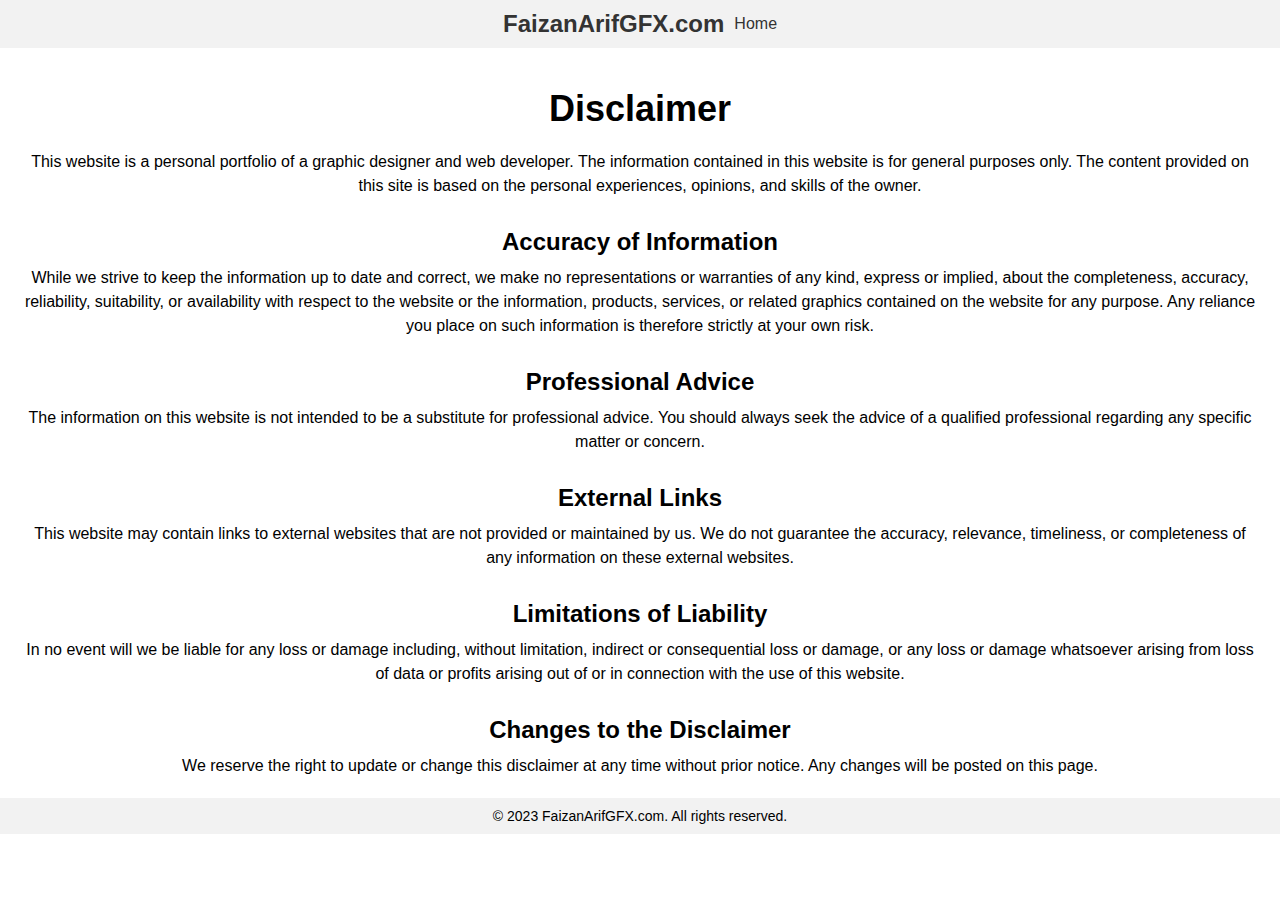
<file: disclaimer.html>
<!DOCTYPE html>
<html lang="en">
<head>
  <meta charset="UTF-8">
  <meta name="viewport" content="width=device-width, initial-scale=1.0">
  <meta name="description" content="This is the disclaimer of my sit hope you like 
  it">
  <title>Disclaimer - FaizanArifGFX.com</title>
  
</head>
<style>
    /* Reset some default styles */
/* Reset some default styles */
/* Reset some default styles */
* {
  margin: 0;
  padding: 0;
  box-sizing: border-box;
}

body {
  font-family: Arial, sans-serif;
}

header {
  background-color: #f2f2f2;
}

.navbar {
  display: flex;
  justify-content: center;
  align-items: center;
  padding: 10px 20px;
}

.navbar h1 {
  font-size: 24px;
}

.navbar ul {
  list-style: none;
  display: flex;
}

.navbar li {
  margin-left: 10px;
}

.navbar a {
  text-decoration: none;
  color: #333;
  transition: color 0.3s ease-in-out;
}

.navbar a:hover {
  color: #666;
}

main {
  margin: 20px;
}

.disclaimer {
  text-align: center;
  margin-top: 40px;
}

.disclaimer h2 {
  font-size: 36px;
  margin-bottom: 20px;
}

.disclaimer h3 {
  font-size: 24px;
  margin-top: 30px;
  margin-bottom: 10px;
}

.disclaimer p {
  line-height: 1.5;
  margin-bottom: 20px;
}

footer {
  background-color: #f2f2f2;
  padding: 10px;
  text-align: center;
  font-size: 14px;
}

/* Responsive Adjustments */

@media only screen and (max-width: 768px) {
  /* Adjustments for smaller screens */
  .navbar {
    flex-direction: column;
    align-items: flex-start;
  }

  .navbar h1 {
    font-size: 20px;
  }

  .navbar ul {
    margin-top: 10px;
  }

  .disclaimer h2 {
    font-size: 28px;
  }

  .disclaimer h3 {
    font-size: 20px;
  }
}



</style>
<body>
  <header>
    <nav>
      <div class="navbar">
      <a href="https://faizanarifgfx.com"><h1>FaizanArifGFX.com</h1>  </a>  
        <ul>
          <li><a href="/">Home</a></li>
      
          
        </ul>
      </div>
    </nav>
  </header>

  <main>
    <section class="disclaimer">
      <h2>Disclaimer</h2>
      <p>This website is a personal portfolio of a graphic designer and web developer. The information contained in this website is for general purposes only. The content provided on this site is based on the personal experiences, opinions, and skills of the owner.</p>

      <h3>Accuracy of Information</h3>
      <p>While we strive to keep the information up to date and correct, we make no representations or warranties of any kind, express or implied, about the completeness, accuracy, reliability, suitability, or availability with respect to the website or the information, products, services, or related graphics contained on the website for any purpose. Any reliance you place on such information is therefore strictly at your own risk.</p>

      <h3>Professional Advice</h3>
      <p>The information on this website is not intended to be a substitute for professional advice. You should always seek the advice of a qualified professional regarding any specific matter or concern.</p>

      <h3>External Links</h3>
      <p>This website may contain links to external websites that are not provided or maintained by us. We do not guarantee the accuracy, relevance, timeliness, or completeness of any information on these external websites.</p>

      <h3>Limitations of Liability</h3>
      <p>In no event will we be liable for any loss or damage including, without limitation, indirect or consequential loss or damage, or any loss or damage whatsoever arising from loss of data or profits arising out of or in connection with the use of this website.</p>

      <h3>Changes to the Disclaimer</h3>
      <p>We reserve the right to update or change this disclaimer at any time without prior notice. Any changes will be posted on this page.</p>
    </section>
  </main>
  
  <footer>
    <p>&copy; 2023 FaizanArifGFX.com. All rights reserved.</p>
  </footer>
</body>
</html>
</file>
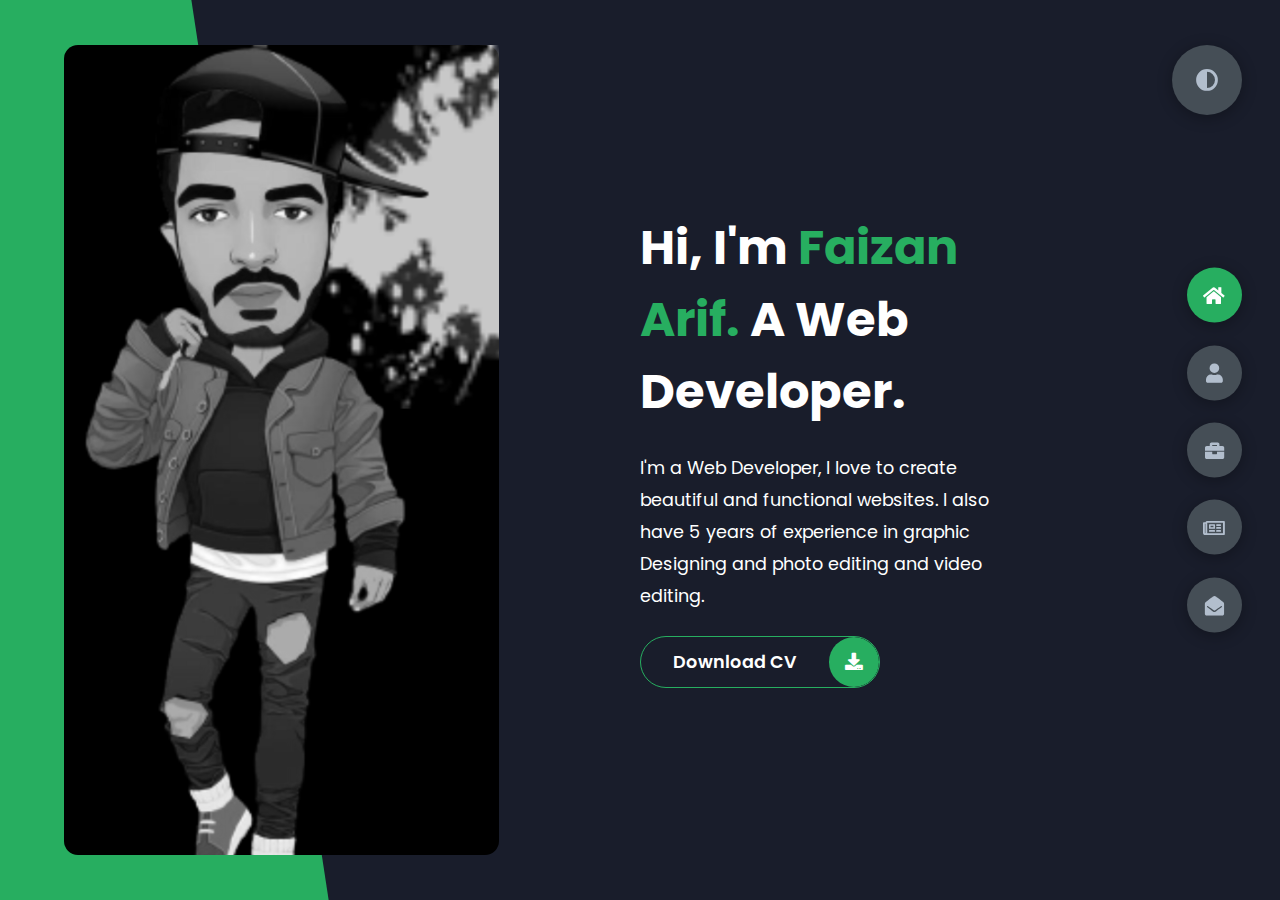
<file: portfolioforwebdevelopment-project.html>
<!DOCTYPE html>
<html lang="en">
<head>
    <meta charset="UTF-8">
    <meta http-equiv="X-UA-Compatible" content="IE=edge">
    <meta name="viewport" content="width=device-width, initial-scale=1.0">
    <meta name="description" content="This is just a fun project for my portfolio">
    <title>Personal Portfolio Project</title>
    <link rel="stylesheet" href="styles/styles.css">
    <link rel="preconnect" href="https://fonts.googleapis.com">
    <link rel="preconnect" href="https://fonts.gstatic.com" crossorigin>
    <link rel="stylesheet" href="https://cdnjs.cloudflare.com/ajax/libs/font-awesome/5.15.4/css/all.min.css" integrity="sha512-1ycn6IcaQQ40/MKBW2W4Rhis/DbILU74C1vSrLJxCq57o941Ym01SwNsOMqvEBFlcgUa6xLiPY/NS5R+E6ztJQ==" crossorigin="anonymous" referrerpolicy="no-referrer" />
    <link href="https://fonts.googleapis.com/css2?family=Poppins:wght@400;500;600;700;800&display=swap" rel="stylesheet">
</head>
<body class="main-content">
    <header class="container header active" id="home">
        <div class="header-content">
            <div class="left-header">
                <div class="h-shape"></div>
                <div class="image">
                    <img src="img/porfolio.png" alt="">
                </div>
            </div>
            <div class="right-header">
                <h1 class="name">
                    Hi, I'm <span>Faizan Arif.</span>
                    A Web Developer.
                </h1>
                <p>
                    I'm a Web Developer, I love to create beautiful and functional websites.
                    I also have 5 years of experience in graphic Designing and photo editing 
                    and video editing.
                </p>
                <div class="btn-con">
                    <a href="" class="main-btn">
                        <span class="btn-text">Download CV</span>
                        <span class="btn-icon"><i class="fas fa-download"></i></span>
                    </a>
                </div>
            </div>
        </div>
    </header>
    <main>
        <section class="container about" id="about">
            <div class="main-title">
                <h2>About <span>me</span><span class="bg-text">my stats</span></h2>
            </div>
            <div class="about-container">
                <div class="left-about">
                    <h4>Information About me</h4>
                    <p>
                        I am a passionate graphic desinger and a web Developer from the last 6 years 
                        i am doing all these stuff just for my passion and love  <br /> <br /> 
                        Here is some info about me and about my portfolio and all the projects 
                        created by me and you should like all these projects and other content on my site 
                        Please give it a go and stay tuned for more updates and projects like these
                    </p>
                    <div class="btn-con">
                        <a href="#" class="main-btn">
                            <span class="btn-text">Download CV</span>
                            <span class="btn-icon"><i class="fas fa-download"></i></span>
                        </a>
                    </div>
                </div>
                <div class="right-about">
                    <div class="about-item">
                        <div class="abt-text">
                            <p class="large-text">650+</p>
                            <p class="small-text">Projects <br /> Completed</p>
                        </div>
                    </div>
                    <div class="about-item">
                        <div class="abt-text">
                            <p class="large-text">10+</p>
                            <p class="small-text">Years of <br /> experience</p>
                        </div>
                    </div>
                    <div class="about-item">
                        <div class="abt-text">
                            <p class="large-text">300+</p>
                            <p class="small-text">Happy <br /> Clients</p>
                        </div>
                    </div>
                    <div class="about-item">
                        <div class="abt-text">
                            <p class="large-text">400+</p>
                            <p class="small-text">Customer <br /> reviews</p>
                        </div>
                    </div>
                </div>
            </div>
            <div class="about-stats">
                <h4 class="stat-title">My Skills</h4>
                <div class="progress-bars">
                    <div class="progress-bar">
                        <p class="prog-title">html5</p>
                        <div class="progress-con">
                            <p class="prog-text">80%</p>
                            <div class="progress">
                                <span class="html"></span>
                            </div>
                        </div>
                    </div>
                    <div class="progress-bar">
                        <p class="prog-title">css3</p>
                        <div class="progress-con">
                            <p class="prog-text">95%</p>
                            <div class="progress">
                                <span class="css"></span>
                            </div>
                        </div>
                    </div>
                    <div class="progress-bar">
                        <p class="prog-title">javascript</p>
                        <div class="progress-con">
                            <p class="prog-text">75%</p>
                            <div class="progress">
                                <span class="js"></span>
                            </div>
                        </div>
                    </div>
                    <div class="progress-bar">
                        <p class="prog-title">ReactJS</p>
                        <div class="progress-con">
                            <p class="prog-text">75%</p>
                            <div class="progress">
                                <span class="react"></span>
                            </div>
                        </div>
                    </div>
                    <div class="progress-bar">
                        <p class="prog-title">NodeJS</p>
                        <div class="progress-con">
                            <p class="prog-text">87%</p>
                            <div class="progress">
                                <span class="node"></span>
                            </div>
                        </div>
                    </div>
                    <div class="progress-bar">
                        <p class="prog-title">Python</p>
                        <div class="progress-con">
                            <p class="prog-text">70%</p>
                            <div class="progress">
                                <span class="python"></span>
                            </div>
                        </div>
                    </div>
                </div>
            </div>
            <h4 class="stat-title">My Timeline</h4>
            <div class="timeline">
                <div class="timeline-item">
                    <div class="tl-icon">
                        <i class="fas fa-briefcase"></i>
                    </div>
                    <p class="tl-duration">2010 - present</p>
                    <h5>Web Developer<span> - Vircrosoft</span></h5>
                    <p>
                        Having completed it fully and got 1st division in it and gained a good info from that
                    </p>
                </div>
                <div class="timeline-item">
                    <div class="tl-icon">
                        <i class="fas fa-briefcase"></i>
                    </div>
                    <p class="tl-duration">2008 - 2011</p>
                    <h5>Software Engineer<span> - Boogle, Inc.</span></h5>
                    <p>
                        Having completed it fully and got 1st division in it and gained a good info from that
                    </p>
                </div>
                <div class="timeline-item">
                    <div class="tl-icon">
                        <i class="fas fa-briefcase"></i>
                    </div>
                    <p class="tl-duration">2016 - 2017</p>
                    <h5>C++ Programmer<span> - Slime Tech</span></h5>
                    <p>
                        Having completed it fully and got 1st division in it and gained a good info from that
                    </p>
                </div>
                <div class="timeline-item">
                    <div class="tl-icon">
                        <i class="fas fa-briefcase"></i>
                    </div>
                    <p class="tl-duration">2009 - 2013</p>
                    <h5>Business Degree<span> - Sussex University</span></h5>
                    <p>
                        Having completed it fully and got 1st division in it and gained a good info from that
                    </p>
                </div>
                <div class="timeline-item">
                    <div class="tl-icon">
                        <i class="fas fa-briefcase"></i>
                    </div>
                    <p class="tl-duration">2013 - 2016</p>
                    <h5>Computer Science Degree<span> - Brookes University</span></h5>
                    <p>
                        Having completed it fully and got 1st division in it and gained a good info from that
                    </p>
                </div>
                <div class="timeline-item">
                    <div class="tl-icon">
                        <i class="fas fa-briefcase"></i>
                    </div>
                    <p class="tl-duration">2017 - present</p>
                    <h5>3d Animation<span> - Brighton University</span></h5>
                    <p>
                        Having completed it fully and got 1st division in it and gained a good info from that
                    </p>
                </div>
            </div>
        </section>
        <section class="container" id="portfolio">
            <div class="main-title">
                <h2>My <span>Portfolio</span><span class="bg-text">My Work</span></h2>
            </div>
            <p class="port-text">
                Here is some of my work that I've done in various programming languages.
            </p>
            <div class="portfolios">
                <div class="portfolio-item">
                    <div class="image">
                        <img src="img/port1.jpg" alt="">
                    </div>
                    <div class="hover-items">
                        <h3>Project Source</h3>
                        <div class="icons">
                            <a href="#" class="icon">
                                <i class="fab fa-github"></i>
                            </a>
                            <a href="#" class="icon">
                                <i class="fab fa-behance"></i>
                            </a>
                            <a href="#" class="icon">
                                <i class="fab fa-youtube"></i>
                            </a>
                        </div>
                    </div>
                </div>
                <div class="portfolio-item">
                    <div class="image">
                        <img src="img/port2.jpg" alt="">
                    </div>
                    <div class="hover-items">
                        <h3>Project Source</h3>
                        <div class="icons">
                            <a href="#" class="icon">
                                <i class="fab fa-github"></i>
                            </a>
                            <a href="#" class="icon">
                                <i class="fab fa-behance"></i>
                            </a>
                            <a href="#" class="icon">
                                <i class="fab fa-youtube"></i>
                            </a>
                        </div>
                    </div>
                </div>
                <div class="portfolio-item">
                    <div class="image">
                        <img src="img/port3.jpg" alt="">
                    </div>
                    <div class="hover-items">
                        <h3>Project Source</h3>
                        <div class="icons">
                            <a href="#" class="icon">
                                <i class="fab fa-github"></i>
                            </a>
                            <a href="#" class="icon">
                                <i class="fab fa-behance"></i>
                            </a>
                            <a href="#" class="icon">
                                <i class="fab fa-youtube"></i>
                            </a>
                        </div>
                    </div>
                </div>
                <div class="portfolio-item">
                    <div class="image">
                        <img src="img/port4.jpg" alt="">
                    </div>
                    <div class="hover-items">
                        <h3>Project Source</h3>
                        <div class="icons">
                            <a href="#" class="icon">
                                <i class="fab fa-github"></i>
                            </a>
                            <a href="#" class="icon">
                                <i class="fab fa-behance"></i>
                            </a>
                            <a href="#" class="icon">
                                <i class="fab fa-youtube"></i>
                            </a>
                        </div>
                    </div>
                </div>
                <div class="portfolio-item">
                    <div class="image">
                        <img src="img/port5.jpg" alt="">
                    </div>
                    <div class="hover-items">
                        <h3>Project Source</h3>
                        <div class="icons">
                            <a href="#" class="icon">
                                <i class="fab fa-github"></i>
                            </a>
                            <a href="#" class="icon">
                                <i class="fab fa-behance"></i>
                            </a>
                            <a href="#" class="icon">
                                <i class="fab fa-youtube"></i>
                            </a>
                        </div>
                    </div>
                </div>
                <div class="portfolio-item">
                    <div class="image">
                        <img src="img/port2.jpg" alt="">
                    </div>
                    <div class="hover-items">
                        <h3>Project Source</h3>
                        <div class="icons">
                            <a href="#" class="icon">
                                <i class="fab fa-github"></i>
                            </a>
                            <a href="#" class="icon">
                                <i class="fab fa-behance"></i>
                            </a>
                            <a href="#" class="icon">
                                <i class="fab fa-youtube"></i>
                            </a>
                        </div>
                    </div>
                </div>
                <div class="portfolio-item">
                    <div class="image">
                        <img src="img/port7.jpg" alt="">
                    </div>
                    <div class="hover-items">
                        <h3>Project Source</h3>
                        <div class="icons">
                            <a href="#" class="icon">
                                <i class="fab fa-github"></i>
                            </a>
                            <a href="#" class="icon">
                                <i class="fab fa-behance"></i>
                            </a>
                            <a href="#" class="icon">
                                <i class="fab fa-youtube"></i>
                            </a>
                        </div>
                    </div>
                </div>
            </div>
        </section>
        <section class="container" id="blogs">
            <div class="blogs-content">
                <div class="main-title">
                    <h2>My <span>Blogs</span><span class="bg-text">My Blogs</span></h2>
                </div>
                <div class="blogs">
                    <div class="blog">
                        <img src="img/port6.jpg" alt="">
                        <div class="blog-text">
                            <h4>
                                How to Create Your Own Website
                            </h4>
                            <p>
                                You can create you site in minutes just by learning  html css and javascript and 
                                all the technologies to make some unique and beautiful sites
                            </p>
                        </div>
                    </div>
                    <div class="blog">
                        <img src="img/blog1.jpg" alt="">
                        <div class="blog-text">
                            <h4>
                                How to Become an Expert in Web Design
                            </h4>
                            <p>
                                You can design site in adobe xd or figma if you like it 
                            </p>
                        </div>
                    </div>
                    <div class="blog">
                        <img src="img/blog2.jpg" alt="">
                        <div class="blog-text">
                            <h4>
                                Become a Web Designer in 10 Days
                            </h4>
                            <p>
                               Is it possible in 10 days . 
                            </p>
                        </div>
                    </div>
                    <div class="blog">
                        <img src="img/blog3.jpg" alt="">
                        <div class="blog-text">
                            <h4>
                                Debbuging made easy with Web Inspector
                            </h4>
                            <p>
                               Ok yes it is made easy and full cool
                            </p>
                        </div>
                    </div>
                    <div class="blog">
                        <img src="img/port1.jpg" alt="">
                        <div class="blog-text">
                            <h4>
                                Get started with Web Design and UI Design
                            </h4>
                            <p>
                             Love to tell you all the technologies about it
                            </p>
                        </div>
                    </div>
                    <div class="blog">
                        <img src="img/port3.jpg" alt="">
                        <div class="blog-text">
                            <h4>
                                This is what you need to know about Web Design
                            </h4>
                            <p>
                               Great I need this information
                            </p>
                        </div>
                    </div>
                </div>
            </div>
        </section>
        <section class="container contact" id="contact">
            <div class="contact-container">
                <div class="main-title">
                    <h2>Contact <span>Me</span><span class="bg-text">Contact</span></h2>
                </div>
                <div class="contact-content-con">
                    <div class="left-contact">
                        <h4>Contact me here</h4>
                        <p>
                          You can contact me here
                        </p>
                        <div class="contact-info">
                            <div class="contact-item">
                                <div class="icon">
                                    <i class="fas fa-map-marker-alt"></i>
                                    <span>Location</span>
                                </div>
                                <p>
                                    : London, united Kingdom
                                </p>
                            </div>
                            <div class="contact-item">
                                <div class="icon">
                                    <i class="fas fa-envelope"></i>
                                    <span>Email</span>
                                </div>
                                <p>
                                    <span>: maclinzuniversal@gmail.com</span>
                                </p>
                            </div>
                            <div class="contact-item">
                                <div class="icon">
                                    <i class="fas fa-user-graduate"></i>
                                    <span>Education</span>
                                </div>
                                <p>
                                    <span>: Sussex University, East Sussex</span>
                                </p>
                            </div>
                            <div class="contact-item">
                                <div class="icon">
                                    <i class="fas fa-user-graduate"></i>
                                    <span>Mobile Number</span>
                                </div>
                                <p>
                                    <span>: 07522670617</span>
                                </p>
                            </div>
                            <div class="contact-item">
                                <div class="icon">
                                    <i class="fas fa-globe-africa"></i>
                                    <span>Languages</span>
                                </div>
                                <p>
                                    <span>: Afrikaans, English, Spanish</span>
                                </p>
                            </div>
                        </div>
                        <div class="contact-icons">
                            <div class="contact-icon">
                                <a href="www.facebook.com" target="_blank">
                                    <i class="fab fa-facebook-f"></i>
                                </a>
                                <a href="#" target="_blank">
                                    <i class="fab fa-twitter"></i>
                                </a>
                                <a href="#" target="_blank">
                                    <i class="fab fa-github"></i>
                                </a>
                                <a href="#" target="_blank">
                                    <i class="fab fa-youtube"></i>
                                </a>
                            </div>
                        </div>
                    </div>
                    <div class="right-contact">
                        <form action="" class="contact-form">
                            <div class="input-control i-c-2">
                                <input type="text" required placeholder="YOUR NAME">
                                <input type="email" required placeholder="YOUR EMAIL">
                            </div>
                            <div class="input-control">
                                <input type="text" required placeholder="ENTER SUBJECT">
                            </div>
                            <div class="input-control">
                                <textarea name="" id="" cols="15" rows="8" placeholder="Message Here..."></textarea>
                            </div>
                            <div class="submit-btn">
                                <a href="#" class="main-btn">
                                    <span class="btn-text">Download CV</span>
                                    <span class="btn-icon"><i class="fas fa-download"></i></span>
                                </a>
                            </div>
                        </form>
                    </div>
                </div>
            </div>
        </section>
    </main>

    <div class="controls">
        <div class="control active-btn" data-id="home" >
            <i class="fas fa-home"></i>
        </div>
        <div class="control" data-id="about">
            <i class="fas fa-user"></i>
        </div>
        <div class="control" data-id="portfolio">
            <i class="fas fa-briefcase"></i>
        </div>
        <div class="control" data-id="blogs">
            <i class="far fa-newspaper"></i>
        </div>
        <div class="control" data-id="contact">
            <i class="fas fa-envelope-open"></i>
        </div>
    </div>
    <div class="theme-btn">
        <i class="fas fa-adjust"></i>
    </div>
    <script src="app.js"></script>
</body>
</html>
</file>
<file: styles/styles.css>
* {
  margin: 0;
  padding: 0;
  box-sizing: border-box;
  list-style: none;
}

:root {
  --color-primary: #191d2b;
  --color-secondary: #27AE60;
  --color-white: #FFFFFF;
  --color-black: #000;
  --color-grey0: #f8f8f8;
  --color-grey-1: #dbe1e8;
  --color-grey-2: #b2becd;
  --color-grey-3: #6c7983;
  --color-grey-4: #454e56;
  --color-grey-5: #2a2e35;
  --color-grey-6: #12181b;
  --br-sm-2: 14px;
  --box-shadow-1: 0 3px 15px rgba(0,0,0,.3);
}

.light-mode {
  --color-primary: #FFFFFF;
  --color-secondary: #F56692;
  --color-white: #454e56;
  --color-black: #000;
  --color-grey0: #f8f8f8;
  --color-grey-1: #6c7983;
  --color-grey-2: #6c7983;
  --color-grey-3: #6c7983;
  --color-grey-4: #454e56;
  --color-grey-5: #f8f8f8;
  --color-grey-6: #12181b;
}

body {
  background-color: var(--color-primary);
  font-family: "Poppins", sans-serif;
  font-size: 1.1rem;
  color: var(--color-white);
  transition: all 0.4s ease-in-out;
}

a {
  display: inline-block;
  text-decoration: none;
  color: inherit;
  font-family: inherit;
}

header {
  min-height: 100vh;
  color: var(--color-white);
  overflow: hidden;
  padding: 0 !important;
}

section {
  min-height: 100vh;
  width: 100%;
  position: absolute;
  left: 0;
  top: 0;
  padding: 3rem 18rem;
}

.container {
  display: none;
  transform: translateY(-100%) scale(0);
  transition: all 0.4s ease-in-out;
  background-color: var(--color-primary);
}

.active {
  display: block;
  animation: appear 1s ease-in-out;
  transform: translateY(0) scaleY(1);
}
@keyframes appear {
  0% {
    transform: translateY(-100%) scaleY(0);
  }
  100% {
    transform: translateY(0) scaleY(1);
  }
}

.controls {
  position: fixed;
  z-index: 10;
  top: 50%;
  right: 3%;
  display: flex;
  flex-direction: column;
  align-items: center;
  justify-content: center;
  transform: translateY(-50%);
}
.controls .control {
  padding: 1rem;
  cursor: pointer;
  background-color: var(--color-grey-4);
  width: 55px;
  height: 55px;
  border-radius: 50%;
  display: flex;
  justify-content: center;
  align-items: center;
  margin: 0.7rem 0;
  box-shadow: var(--box-shadow-1);
}
.controls .control i {
  font-size: 1.2rem;
  color: var(--color-grey-2);
  pointer-events: none;
}
.controls .active-btn {
  background-color: var(--color-secondary);
  transition: all 0.4s ease-in-out;
}
.controls .active-btn i {
  color: var(--color-white);
}

.theme-btn {
  top: 5%;
  right: 3%;
  width: 70px;
  height: 70px;
  border-radius: 50%;
  background-color: var(--color-grey-4);
  cursor: pointer;
  position: fixed;
  display: flex;
  justify-content: center;
  align-items: center;
  box-shadow: 0 3px 15px rgba(0, 0, 0, 0.3);
  transition: all 0.1s ease-in-out;
}
.theme-btn:active {
  transform: translateY(-3px);
}
.theme-btn i {
  font-size: 1.4rem;
  color: var(--color-grey-2);
  pointer-events: none;
}

/*Header-content*/
.header-content {
  display: grid;
  grid-template-columns: repeat(2, 1fr);
  min-height: 100vh;
}
.header-content .left-header {
  display: flex;
  align-items: center;
  position: relative;
}
.header-content .left-header .h-shape {
  transition: all 0.4s ease-in-out;
  width: 65%;
  height: 100%;
  background-color: var(--color-secondary);
  position: absolute;
  left: 0;
  top: 0;
  z-index: -1;
  clip-path: polygon(0 0, 46% 0, 79% 100%, 0% 100%);
}
.header-content .left-header .image {
  border-radius: var(--br-sm-2);
  height: 90%;
  width: 68%;
  margin-left: 4rem;
  background-color: var(--color-black);
  transition: all 0.4s ease-in-out;
}
.header-content .left-header .image img {
  width: 100%;
  height: 100%;
  object-fit: cover;
  transition: all 0.4s ease-in-out;
  filter: grayscale(100%);
}
.header-content .left-header .image img:hover {
  filter: grayscale(0);
}
.header-content .right-header {
  display: flex;
  flex-direction: column;
  justify-content: center;
  padding-right: 18rem;
}
.header-content .right-header .name {
  font-size: 3rem;
}
.header-content .right-header .name span {
  color: var(--color-secondary);
}
.header-content .right-header p {
  margin: 1.5rem 0;
  line-height: 2rem;
}

/*About*/
.about-container {
  display: grid;
  grid-template-columns: repeat(2, 1fr);
  padding-top: 3.5rem;
  padding-bottom: 5rem;
}
.about-container .right-about {
  display: grid;
  grid-template-columns: repeat(2, 1fr);
  grid-gap: 2rem;
}
.about-container .right-about .about-item {
  border: 1px solid var(--color-grey-5);
  border-radius: 5px;
  transition: all 0.4s ease-in-out;
  box-shadow: 1px 2px 15px rgba(0, 0, 0, 0.1);
}
.about-container .right-about .about-item:hover {
  cursor: default;
  transform: translateY(-5px);
  border: 1px solid var(--color-secondary);
  box-shadow: 1px 4px 15px rgba(0, 0, 0, 0.32);
}
.about-container .right-about .about-item .abt-text {
  padding: 1.5rem;
  display: flex;
  flex-direction: column;
}
.about-container .right-about .about-item .abt-text .large-text {
  font-size: 3rem;
  font-weight: 700;
  color: var(--color-secondary);
}
.about-container .right-about .about-item .abt-text .small-text {
  padding-left: 3rem;
  position: relative;
  text-transform: uppercase;
  font-size: 1.2rem;
  color: var(--color-grey-1);
  letter-spacing: 2px;
}
.about-container .right-about .about-item .abt-text .small-text::before {
  content: "";
  position: absolute;
  left: 0;
  top: 15px;
  width: 2rem;
  height: 2px;
  background-color: var(--color-grey-5);
}
.about-container .left-about {
  padding-right: 5rem;
}
.about-container .left-about p {
  line-height: 2rem;
  padding: 1rem;
  color: var(--color-grey-1);
}
.about-container .left-about h4 {
  font-size: 2rem;
  text-transform: uppercase;
}

.about-stats {
  padding-bottom: 4rem;
}
.about-stats .progress-bars {
  display: grid;
  grid-template-columns: repeat(2, 1fr);
  grid-gap: 2rem;
}
.about-stats .progress-bars .progress-bar {
  display: flex;
  flex-direction: column;
}
.about-stats .progress-bars .progress-bar .prog-title {
  text-transform: uppercase;
  font-weight: 500;
}
.about-stats .progress-bars .progress-bar .progress-con {
  display: flex;
  align-items: center;
}
.about-stats .progress-bars .progress-bar .progress-con .prog-text {
  color: var(--color-grey-2);
}
.about-stats .progress-bars .progress-bar .progress-con .progress {
  width: 100%;
  height: 0.45rem;
  background-color: var(--color-grey-4);
  margin-left: 1rem;
  position: relative;
}
.about-stats .progress-bars .progress-bar .progress-con .progress span {
  position: absolute;
  top: 0;
  left: 0;
  height: 100%;
  background-color: var(--color-secondary);
  transition: all 0.4s ease-in-out;
  width: 60%;
}
.about-stats .progress-bars .progress-bar .progress-con .progress .html {
  width: 80%;
}
.about-stats .progress-bars .progress-bar .progress-con .progress .css {
  width: 95%;
}
.about-stats .progress-bars .progress-bar .progress-con .progress .js {
  width: 75%;
}
.about-stats .progress-bars .progress-bar .progress-con .progress .react {
  width: 60%;
}
.about-stats .progress-bars .progress-bar .progress-con .progress .node {
  width: 87%;
}
.about-stats .progress-bars .progress-bar .progress-con .progress .python {
  width: 70%;
}

.stat-title {
  text-transform: uppercase;
  font-size: 1.4rem;
  text-align: center;
  padding: 3.5rem 0;
  position: relative;
}
.stat-title::before {
  content: "";
  position: absolute;
  left: 50%;
  top: 0;
  width: 40%;
  height: 1px;
  background-color: var(--color-grey-5);
  transform: translateX(-50%);
}

/*Timeline*/
.timeline {
  display: grid;
  grid-template-columns: repeat(2, 1fr);
  grid-gap: 2rem;
  padding-bottom: 3rem;
}
.timeline .timeline-item {
  position: relative;
  padding-left: 3rem;
  border-left: 1px solid var(--color-grey-5);
}
.timeline .timeline-item .tl-icon {
  position: absolute;
  left: -27px;
  top: 0;
  background-color: var(--color-secondary);
  width: 50px;
  height: 50px;
  border-radius: 50%;
  display: flex;
  align-items: center;
  justify-content: center;
}
.timeline .timeline-item .tl-icon i {
  font-size: 1.3rem;
}
.timeline .timeline-item .tl-duration {
  padding: 0.2rem 0.6rem;
  background-color: var(--color-grey-5);
  border-radius: 15px;
  display: inline-block;
  font-size: 0.8rem;
  text-transform: uppercase;
  font-weight: 500;
}
.timeline .timeline-item h5 {
  padding: 1rem 0;
  text-transform: uppercase;
  font-size: 1.3rem;
  font-weight: 600;
}
.timeline .timeline-item h5 span {
  color: var(--color-grey-2);
  font-weight: 500;
  font-size: 1.2rem;
}
.timeline .timeline-item p {
  color: var(--color-grey-2);
}

.port-text {
  padding: 2rem 0;
  text-align: center;
}

.portfolios {
  display: grid;
  grid-template-columns: repeat(3, 1fr);
  grid-gap: 2rem;
  margin-top: 3rem;
}
.portfolios .portfolio-item {
  position: relative;
  border-radius: 15px;
}
.portfolios .portfolio-item img {
  width: 100%;
  height: 300px;
  object-fit: cover;
  border-radius: 15px;
}
.portfolios .portfolio-item .hover-items {
  width: 100%;
  height: 100%;
  background-color: var(--color-secondary);
  position: absolute;
  left: 0;
  top: 0;
  border-radius: 15px;
  display: flex;
  justify-content: center;
  align-items: center;
  flex-direction: column;
  opacity: 0;
  transform: scale(0);
  transition: all 0.4s ease-in-out;
}
.portfolios .portfolio-item .hover-items h3 {
  font-size: 1.5rem;
  color: var(--color-white);
  margin-bottom: 1.5rem;
}
.portfolios .portfolio-item .hover-items .icons {
  display: flex;
  justify-content: center;
  align-items: center;
}
.portfolios .portfolio-item .hover-items .icons .icon {
  background-color: var(--color-primary);
  border-radius: 50%;
  width: 50px;
  height: 50px;
  display: flex;
  align-items: center;
  justify-content: center;
  margin: 0 1rem;
  cursor: pointer;
  transition: all 0.4s ease-in-out;
}
.portfolios .portfolio-item .hover-items .icons .icon i {
  font-size: 1.5rem;
  color: var(--color-white);
  margin: 0 1rem;
}
.portfolios .portfolio-item .hover-items .icons .icon:hover {
  background-color: var(--color-white);
}
.portfolios .portfolio-item .hover-items .icons .icon:hover i {
  color: var(--color-primary);
}

.portfolio-item:hover .hover-items {
  opacity: 1;
  transform: scale(1);
}

.blogs {
  display: grid;
  grid-template-columns: repeat(3, 1fr);
  grid-gap: 2rem;
  margin-top: 3rem;
}
.blogs .blog {
  position: relative;
  background-color: var(--color-grey-5);
  border-radius: 5px;
  box-shadow: 1px 1px 20px rgba(0, 0, 0, 0.1);
  transition: all 0.4s ease-in-out;
}
.blogs .blog:hover {
  box-shadow: 1px 1px 20px rgba(0, 0, 0, 0.3);
  transform: translateY(-5px);
  transition: all 0.4s ease-in-out;
}
.blogs .blog:hover img {
  filter: grayscale(0);
  transform: scale(1.1);
  box-shadow: 0px 4px 15px rgba(0, 0, 0, 0.8);
}
.blogs .blog img {
  width: 100%;
  height: 300px;
  object-fit: cover;
  border-top-left-radius: 5px;
  border-top-right-radius: 5px;
  filter: grayscale(100%);
  transition: all 0.4s ease-in-out;
}
.blogs .blog .blog-text {
  margin-top: -7px;
  padding: 1.1rem;
  border-top: 8px solid var(--color-secondary);
}
.blogs .blog .blog-text h4 {
  font-size: 1.5rem;
  margin-bottom: 0.7rem;
  transition: all 0.4s ease-in-out;
  cursor: pointer;
}
.blogs .blog .blog-text h4:hover {
  color: var(--color-secondary);
}
.blogs .blog .blog-text p {
  color: var(--color-grey-2);
  line-height: 2rem;
  padding-bottom: 1rem;
}

.contact-content-con {
  display: flex;
  padding-top: 3.5rem;
}
.contact-content-con .left-contact {
  flex: 2;
}
.contact-content-con .left-contact h4 {
  margin-top: 1rem;
  font-size: 2rem;
  text-transform: uppercase;
}
.contact-content-con .left-contact p {
  margin: 1rem 0;
  line-height: 2rem;
}
.contact-content-con .left-contact .contact-info .contact-item {
  display: flex;
  align-items: center;
  justify-content: space-between;
}
.contact-content-con .left-contact .contact-info .contact-item p {
  margin: 0.3rem 0 !important;
  padding: 0 !important;
}
.contact-content-con .left-contact .contact-info .contact-item .icon {
  display: grid;
  grid-template-columns: 40px 1fr;
}
.contact-content-con .left-contact .contact-info .contact-item .icon i {
  display: flex;
  align-items: center;
  font-size: 1.3rem;
}
.contact-content-con .left-contact .contact-icon {
  display: flex;
  margin-top: 2rem;
}
.contact-content-con .left-contact .contact-icon a {
  display: flex;
  align-items: center;
  color: var(--color-white);
  background-color: var(--color-grey-5);
  cursor: pointer;
  justify-content: center;
  width: 50px;
  height: 50px;
  border-radius: 50%;
  margin: 0 0.4rem;
  transition: all 0.4s ease-in-out;
}
.contact-content-con .left-contact .contact-icon a:hover {
  background-color: var(--color-secondary);
}
.contact-content-con .left-contact .contact-icon a:hover i {
  color: var(--color-primary);
}
.contact-content-con .left-contact .contact-icon a i {
  display: flex;
  align-items: center;
  justify-content: center;
  font-size: 1.3rem;
}
.contact-content-con .right-contact {
  flex: 3;
  margin-left: 3rem;
}
.contact-content-con .right-contact .input-control {
  margin: 1.5rem 0;
}
.contact-content-con .right-contact .input-control input, .contact-content-con .right-contact .input-control textarea {
  border-radius: 30px;
  font-weight: inherit;
  font-size: inherit;
  font-family: inherit;
  padding: 0.8rem 1.1rem;
  outline: none;
  border: none;
  background-color: var(--color-grey-5);
  width: 100%;
  color: var(--color-white);
  resize: none;
}
.contact-content-con .right-contact .i-c-2 {
  display: flex;
}
.contact-content-con .right-contact .i-c-2 :last-child {
  margin-left: 1.5rem;
}
.contact-content-con .right-contact .submit-btn {
  display: flex;
  justify-content: flex-start;
}

/*Independed components*/
.btn-con {
  display: flex;
  align-self: flex-start;
}

.main-btn {
  border-radius: 30px;
  color: inherit;
  font-weight: 600;
  position: relative;
  border: 1px solid var(--color-secondary);
  display: flex;
  align-self: flex-start;
  align-items: center;
  overflow: hidden;
}
.main-btn .btn-text {
  padding: 0 2rem;
}
.main-btn .btn-icon {
  background-color: var(--color-secondary);
  display: flex;
  align-items: center;
  justify-content: center;
  border-radius: 50%;
  padding: 1rem;
}
.main-btn::before {
  content: "";
  position: absolute;
  top: 0;
  right: 0;
  transform: translateX(100%);
  transition: all 0.4s ease-out;
  z-index: -1;
}
.main-btn:hover {
  transition: all 0.4s ease-out;
}
.main-btn:hover::before {
  width: 100%;
  height: 100%;
  background-color: var(--color-secondary);
  transform: translateX(0);
  transition: all 0.4s ease-out;
}

.main-title {
  text-align: center;
}
.main-title h2 {
  position: relative;
  text-transform: uppercase;
  font-size: 4rem;
  font-weight: 700;
}
.main-title h2 span {
  color: var(--color-secondary);
}
.main-title h2 .bg-text {
  position: absolute;
  top: 50%;
  left: 50%;
  color: var(--color-grey-5);
  transition: all 0.4s ease-in-out;
  z-index: -1;
  transform: translate(-50%, -50%);
  font-weight: 800;
  font-size: 6.3rem;
}

.about-container .left-about p {
  padding-left: 0;
}

@media screen and (max-width: 600px) {
  header {
    padding: 0 !important;
  }

  .theme-btn {
    width: 50px;
    height: 50px;
  }

  .header-content {
    grid-template-columns: repeat(1, 1fr);
    padding-bottom: 6rem;
  }

  .left-header .h-shape {
    display: none;
  }

  .right-header {
    grid-row: 1;
    padding-right: 0rem !important;
    width: 90%;
    margin: 0 auto;
  }
  .right-header .name {
    font-size: 2.5rem !important;
    text-align: center;
    padding-top: 3rem;
  }

  .header-content .left-header .image {
    margin: 0 auto;
    width: 90%;
  }

  .controls {
    top: auto;
    bottom: 0;
    flex-direction: row;
    justify-content: center;
    left: 50%;
    transform: translateX(-50%);
    width: 100%;
    background-color: var(--color-grey-5);
  }
  .controls .control {
    margin: 1rem 0.3rem;
  }

  .about-container {
    grid-template-columns: repeat(1, 1fr);
  }
  .about-container .right-about {
    grid-template-columns: repeat(1, 1fr);
    padding-top: 2.5rem;
  }
  .about-container .left-about {
    padding-right: 0;
  }
  .about-container .left-about p {
    padding-left: 0;
  }

  .timeline {
    grid-template-columns: repeat(1, 1fr);
    padding-bottom: 6rem;
  }

  .container {
    padding: 2rem 2.5rem !important;
  }

  .about-stats .progress-bars {
    grid-template-columns: repeat(1, 1fr);
  }

  .portfolios {
    grid-template-columns: repeat(1, 1fr);
    padding-bottom: 6rem;
    margin-top: 1rem;
  }

  .blogs {
    grid-template-columns: repeat(1, 1fr);
    padding-bottom: 6rem;
  }

  .contact-content-con {
    flex-direction: column;
  }
  .contact-content-con .right-contact {
    margin-left: 0;
    margin-top: 2.5rem;
  }

  .contact-content-con .right-contact .i-c-2 {
    flex-direction: column;
  }

  .contact-content-con .right-contact .i-c-2 :last-child {
    margin-left: 0;
    margin-top: 1.5rem;
  }

  .contact-content-con .right-contact {
    margin-bottom: 6rem;
  }

  .contact-item {
    flex-direction: column;
    margin: 1rem 0;
  }
  .contact-item p {
    font-size: 15px;
    color: var(--color-grey-2);
  }
  .contact-item span {
    font-size: 15px;
  }
  .contact-item .icon {
    grid-template-columns: 25px 1fr;
  }

  .main-title h2 {
    font-size: 2rem;
  }
  .main-title h2 span {
    font-size: 2.3rem;
  }
  .main-title h2 .bg-text {
    font-size: 2.3rem;
  }
}
@media screen and (max-width: 1432px) {
  .container {
    padding: 7rem 11rem;
  }

  .contact-content-con {
    flex-direction: column;
  }
  .contact-content-con .right-contact {
    margin-left: 0;
    margin-top: 2.5rem;
  }

  .contact-content-con .right-contact .i-c-2 {
    flex-direction: column;
  }

  .contact-content-con .right-contact .i-c-2 :last-child {
    margin-left: 0;
    margin-top: 1.5rem;
  }

  .contact-content-con .right-contact {
    margin-bottom: 6rem;
  }

  .main-title h2 .bg-text {
    font-size: 5.5rem;
  }
}
@media screen and (max-width: 1250px) {
  .blogs {
    grid-template-columns: repeat(2, 1fr);
    margin-top: 6rem;
  }

  .portfolios {
    grid-template-columns: repeat(2, 1fr);
  }

  .header-content .right-header {
    padding-right: 9rem;
  }
}
@media screen and (max-width: 660px) {
  .blogs {
    grid-template-columns: repeat(1, 1fr);
  }

  .portfolios {
    grid-template-columns: repeat(1, 1fr);
  }
}
@media screen and (max-width: 1070px) {
  .about-container {
    grid-template-columns: repeat(1, 1fr);
  }
  .about-container .right-about {
    padding-top: 2.5rem;
  }

  .main-title h2 {
    font-size: 4rem;
  }
  .main-title h2 span {
    font-size: 4rem;
  }
  .main-title h2 .bg-text {
    font-size: 4.5rem;
  }
}
@media screen and (max-width: 970px) {
  .container {
    padding: 7rem 6rem;
  }

  .about-container .left-about {
    padding-right: 0rem;
  }

  .header-content {
    grid-template-columns: repeat(1, 1fr);
    padding-bottom: 6rem;
  }

  .left-header .h-shape {
    display: none;
  }
  .left-header .image {
    width: 90% !important;
    margin: 0 auto !important;
  }

  .right-header {
    grid-row: 1;
    padding-right: 0rem !important;
    width: 90%;
    margin: 0 auto;
  }
  .right-header .name {
    font-size: 2.5rem !important;
    text-align: center;
    padding-top: 3rem;
  }
}
@media screen and (max-width: 700px) {
  .container {
    padding: 7rem 3rem;
  }

  .about-stats .progress-bars {
    grid-template-columns: repeat(1, 1fr);
  }

  .about-container .right-about {
    grid-template-columns: repeat(1, 1fr);
  }

  .timeline {
    grid-template-columns: repeat(1, 1fr);
  }

  .main-title h2 {
    font-size: 3rem;
  }
  .main-title h2 span {
    font-size: 3rem;
  }
  .main-title h2 .bg-text {
    font-size: 4rem;
  }
}

/*# sourceMappingURL=styles.css.map */
</file>
